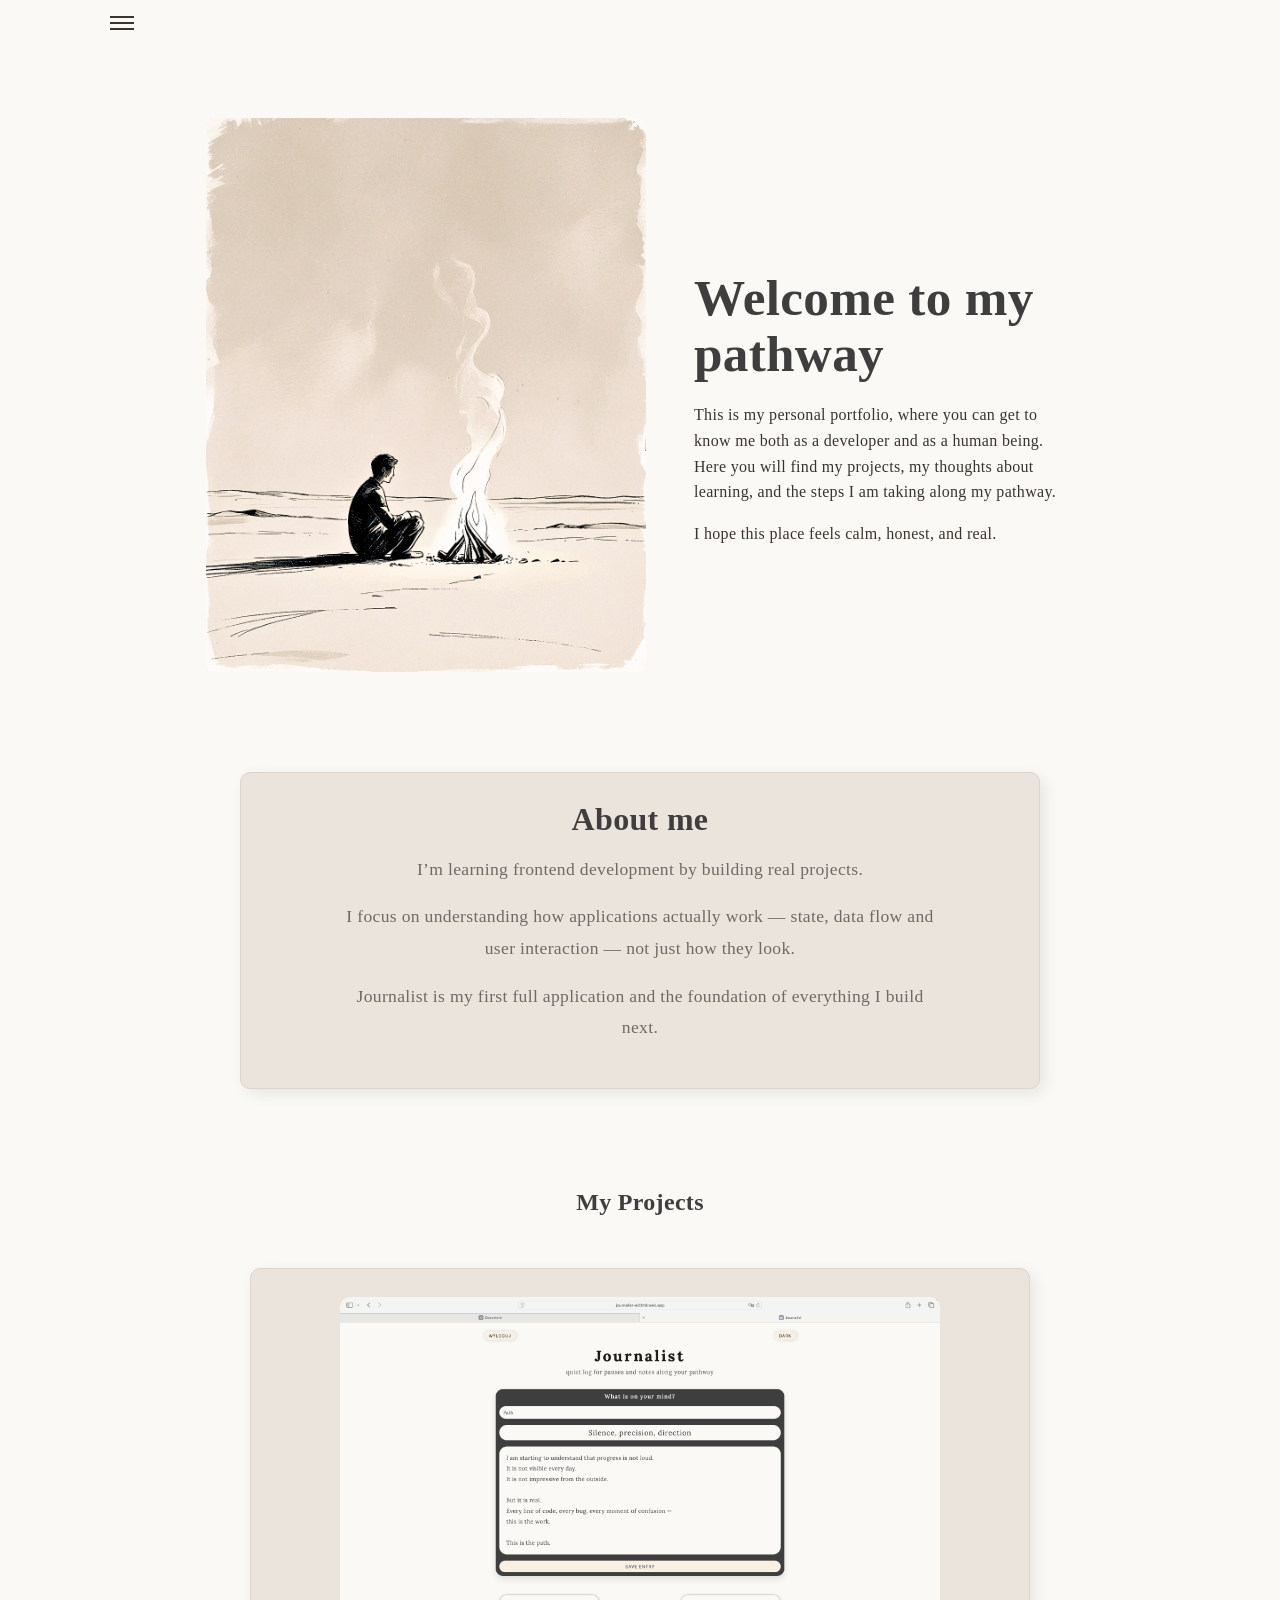
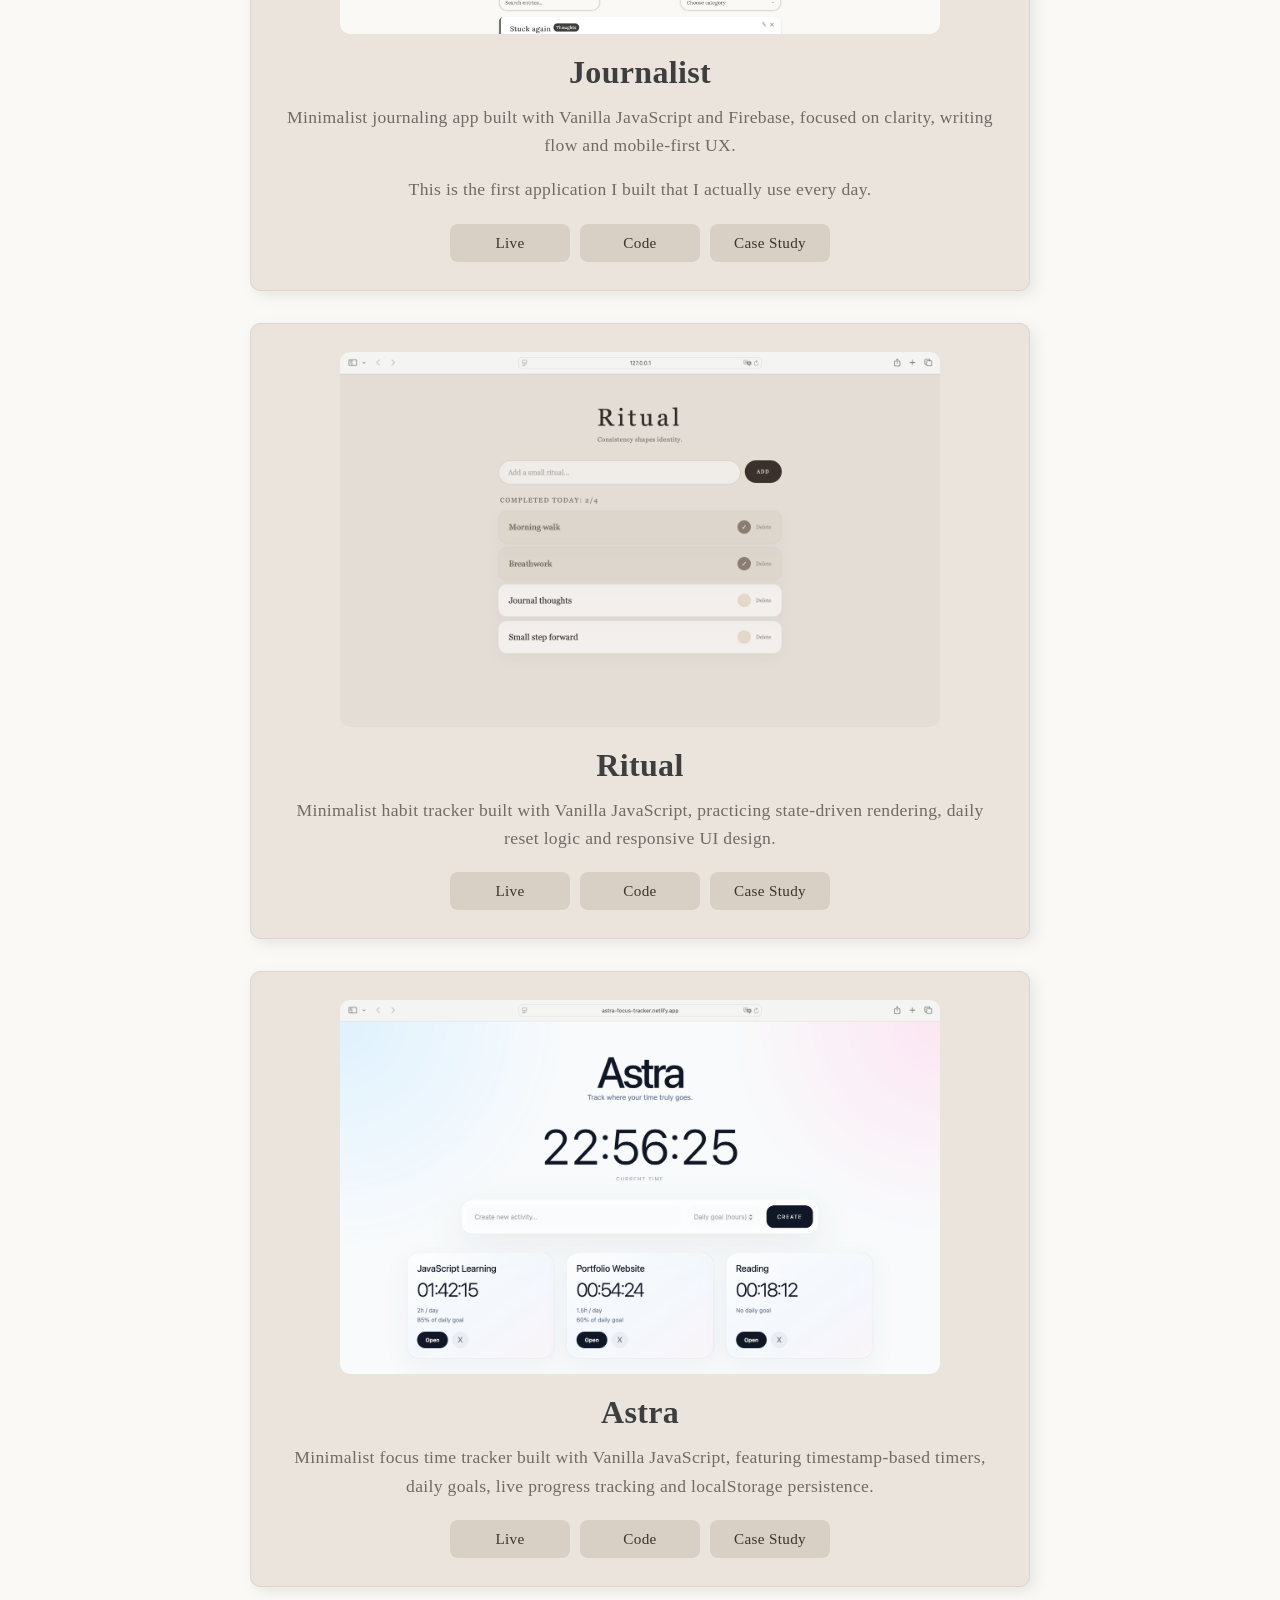
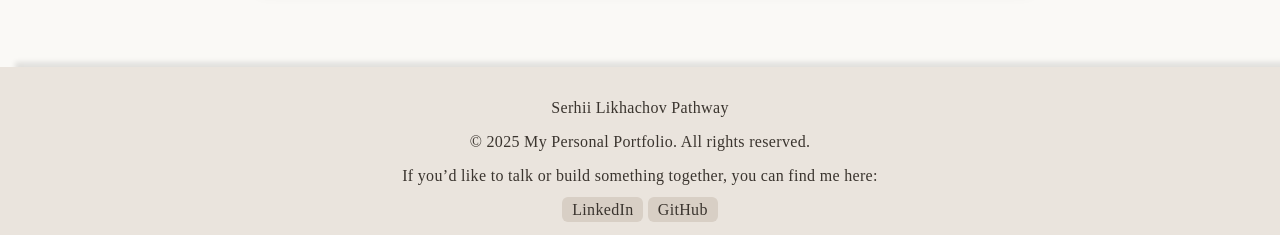
<file: index.html>
<!DOCTYPE html>
<html lang="en">
<head>
    <meta charset="UTF-8">
    <meta name="viewport" content="width=device-width, initial-scale=1.0">
    <title>Document</title>
    <link rel="stylesheet" href="style.css">
    <link rel="preconnect" href="https://fonts.googleapis.com">
<link rel="preconnect" href="https://fonts.gstatic.com" crossorigin>
<link href="https://fonts.googleapis.com/css2?family=Lora:ital,wght@0,400..700;1,400..700&display=swap" rel="stylesheet">
</head>
<body>


    <nav id="navbar">
       <div id="ham">
            <span></span>
            <span></span>
            <span></span>
       </div> 
       <div id="links">
            <a href="#Home">Home</a>
            <a href="#About">About me</a>
            <a href="#Projects">Projects</a>
            <a href="#Contact">Contact</a>
       </div>
    </nav>
    <section id="Home"> 
        <div id="hero_img"> <img id="imgHero" src="imgs/Photobetter.jpg" alt="A serene landscape with a pathway leading into the distance, symbolizing a journey.">
       </div>
       <div id="hero_texts">
            <h1 id="h1Hero">Welcome to my pathway</h1>
            <p id="p1Hero">This is my personal portfolio, where you can get to know me both as a developer and as a human being. Here you will find my projects, my thoughts about learning, and the steps I am taking along my pathway.</p>
            <p id="p2Hero">I hope this place feels calm, honest, and real.</p>
       </div>
    </section>
    <section id="About" class="about-section">
  <div class="container">
    <h2>About me</h2>

    <p>
      I’m learning frontend development by building real projects.
    </p>

    <p>
      I focus on understanding how applications actually work — state, data flow and user interaction — not just how they look.
    </p>

    <p>
      Journalist is my first full application and the foundation of everything I build next.
    </p>
  </div>
</section>
    <section id="Projects">
        <h2 id="Projects_H2">My Projects</h2>

       <div class="project-card">
          <a href="Journalist.html" class="project-preview-link">
             <img src="imgs/journalist-cover.png" alt="Journalist app preview" />
          </a>
        <h3>Journalist</h3>

        <p>
        Minimalist journaling app built with Vanilla JavaScript and Firebase, focused on clarity, writing flow and mobile-first UX.
        </p>

        <p class="project-note">
        This is the first application I built that I actually use every day.
        </p>

        
            <div class="project-card-links">
                <a href="https://journalist-e3348.web.app" target="_blank">Live</a>
                <a href="https://github.com/SergioAlivero-ww/Journalist-app" target="_blank">Code</a>
                <a href="Journalist.html">Case Study</a>
            </div>
            </div>
      <!-- 2 -->
            <div class="project-card">
          <a href="https://ritual-by-likhachov.netlify.app" class="project-preview-link ritual-preview-link">
             <img src="imgs/R2.png" alt="Ritual app preview" />
          </a>
        <h3>Ritual</h3>

        <p>
        Minimalist habit tracker built with Vanilla JavaScript, practicing state-driven rendering, daily reset logic and responsive UI design.        </p>

            <div class="project-card-links">
                <a href="https://ritual-by-likhachov.netlify.app" target="_blank">Live</a>
                <a href="https://github.com/SergioAlivero-ww/ritual-habit-tracker" target="_blank">Code</a>
                <a href="Ritual.html">Case Study</a>
            </div>
            </div>
      <!-- 3 -->

            <div class="project-card">
          <a href="https://astra-focus-tracker.netlify.app/" class="project-preview-link astra-preview-link">
             <img src="imgs/Astra1.png" alt="Astra app preview" />
          </a>
        <h3>Astra</h3>

        <p>
        Minimalist focus time tracker built with Vanilla JavaScript, featuring timestamp-based timers, daily goals, live progress tracking and localStorage persistence.        </p>

            <div class="project-card-links">
                <a href="https://astra-focus-tracker.netlify.app/" target="_blank">Live</a>
                <a href="https://github.com/SergioAlivero-ww/astra-focus-tracker" target="_blank">Code</a>
                <a href="Astra.html">Case Study</a>
            </div>
            </div>
                </section>


             <footer id="Contact">
  <p>Serhii Likhachov Pathway</p>
  <p>© 2025 My Personal Portfolio. All rights reserved.</p>

  <p class="footer-text">
    If you’d like to talk or build something together, you can find me here:
  </p>

  <div class="footer-links">
    <a class="footer-link" href="https://www.linkedin.com/in/serhiilikhachov/?skipRedirect=true">LinkedIn</a>
    <a class="footer-link" href="https://github.com/SergioAlivero-ww">GitHub</a>
  </div>
</footer>
</body>
    <script src="portfolio.js"></script>
</html>
</file>
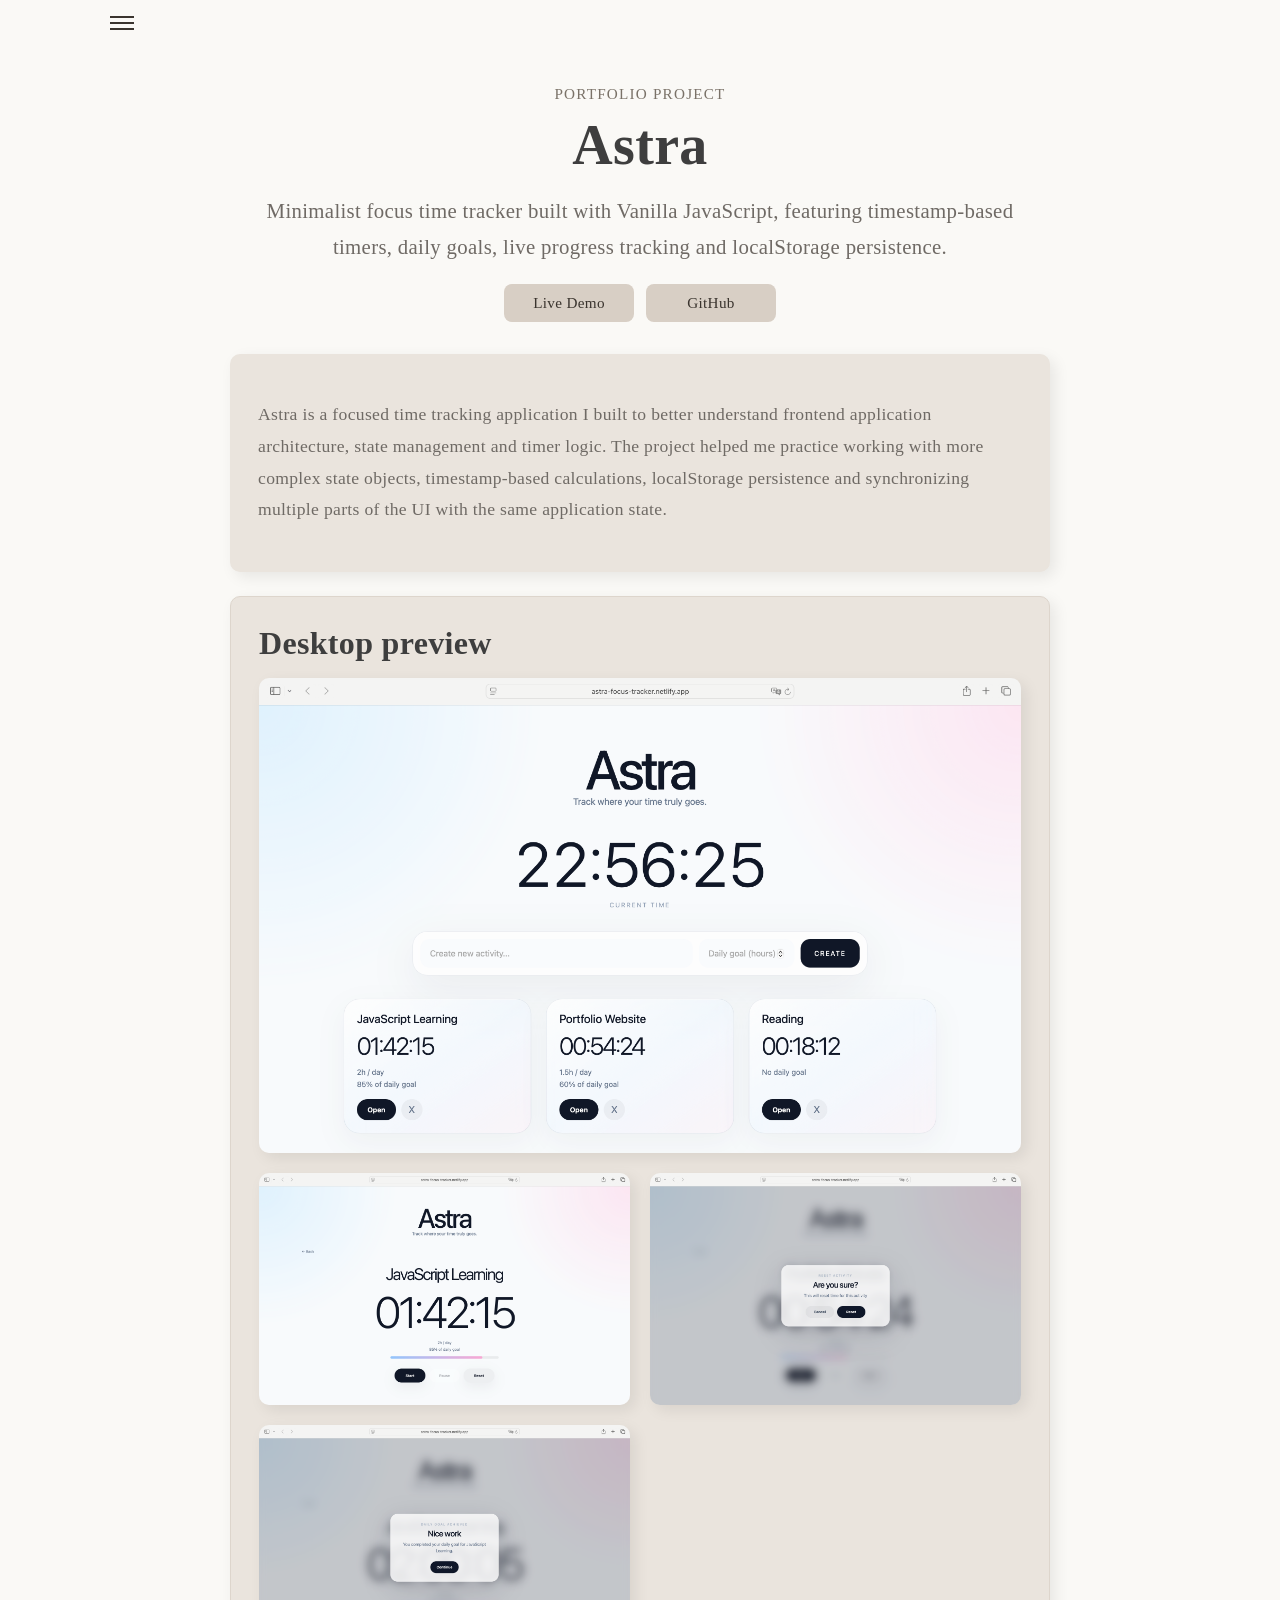
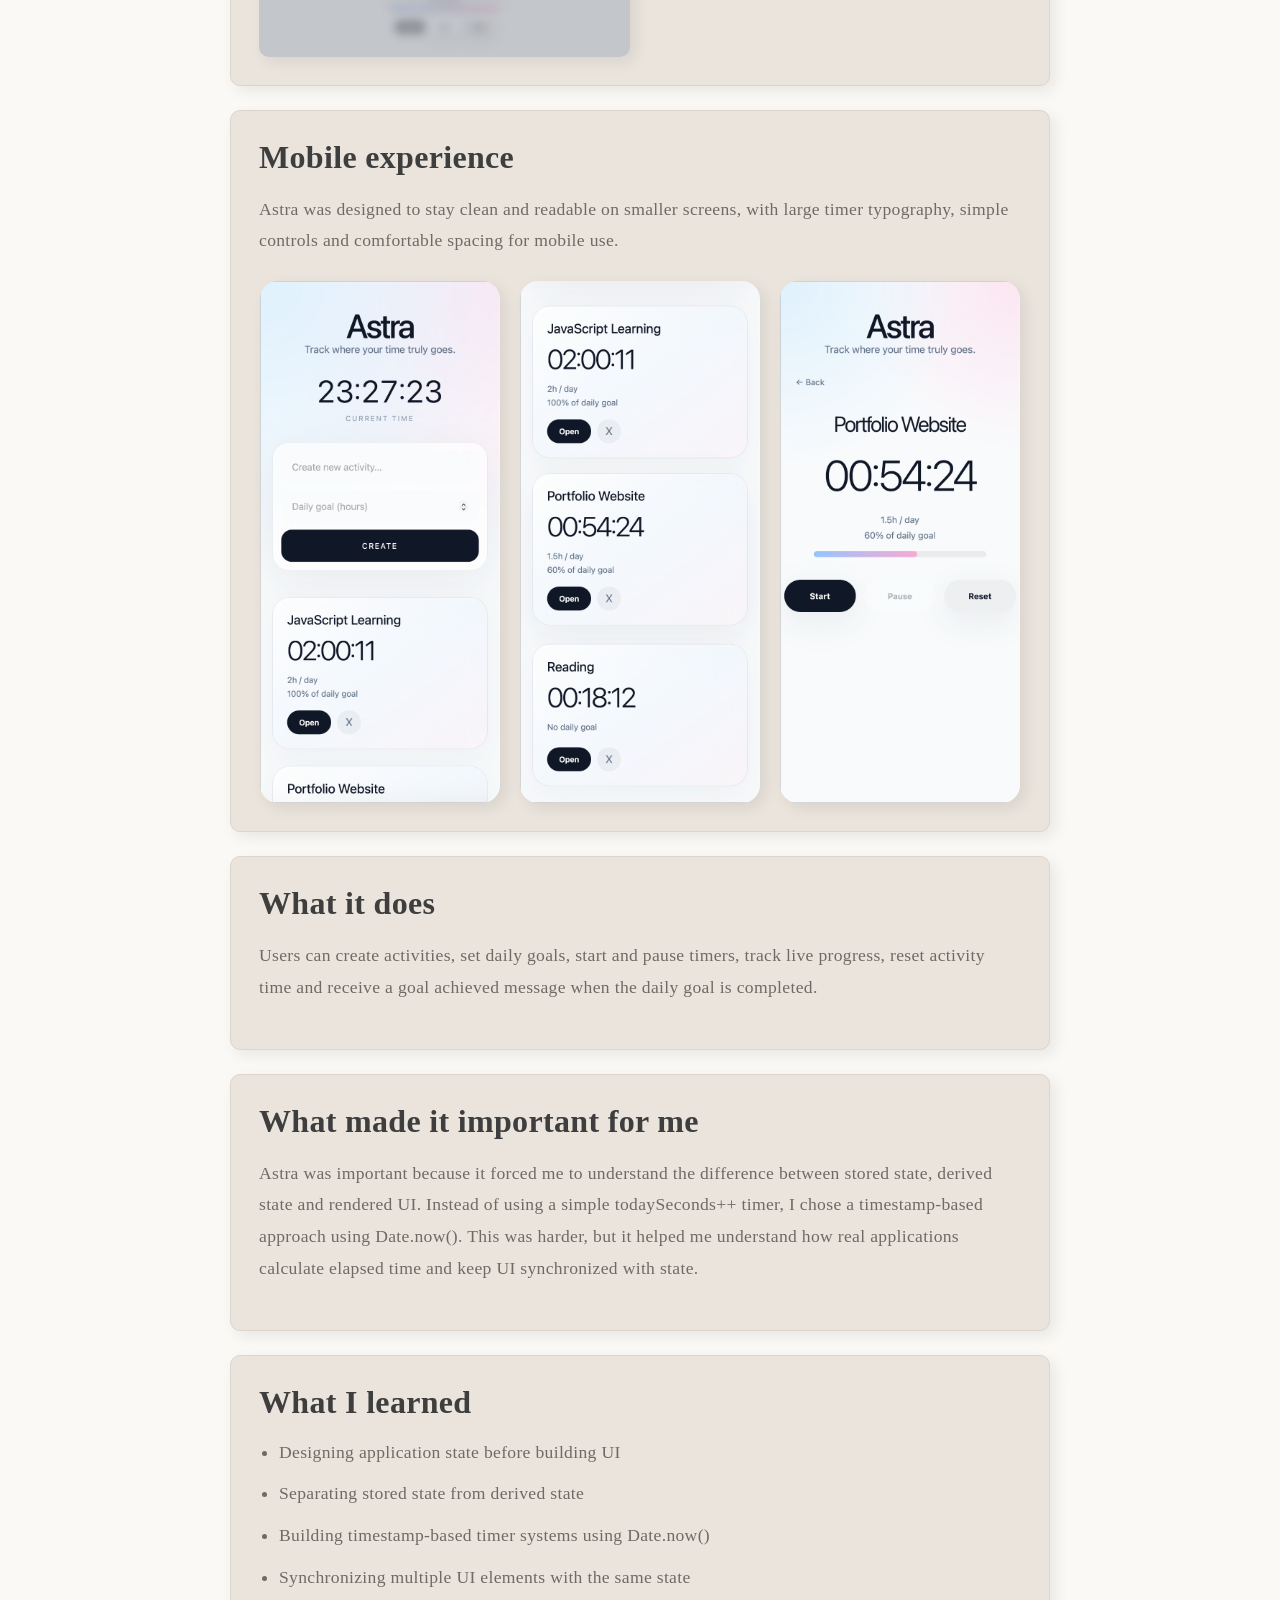
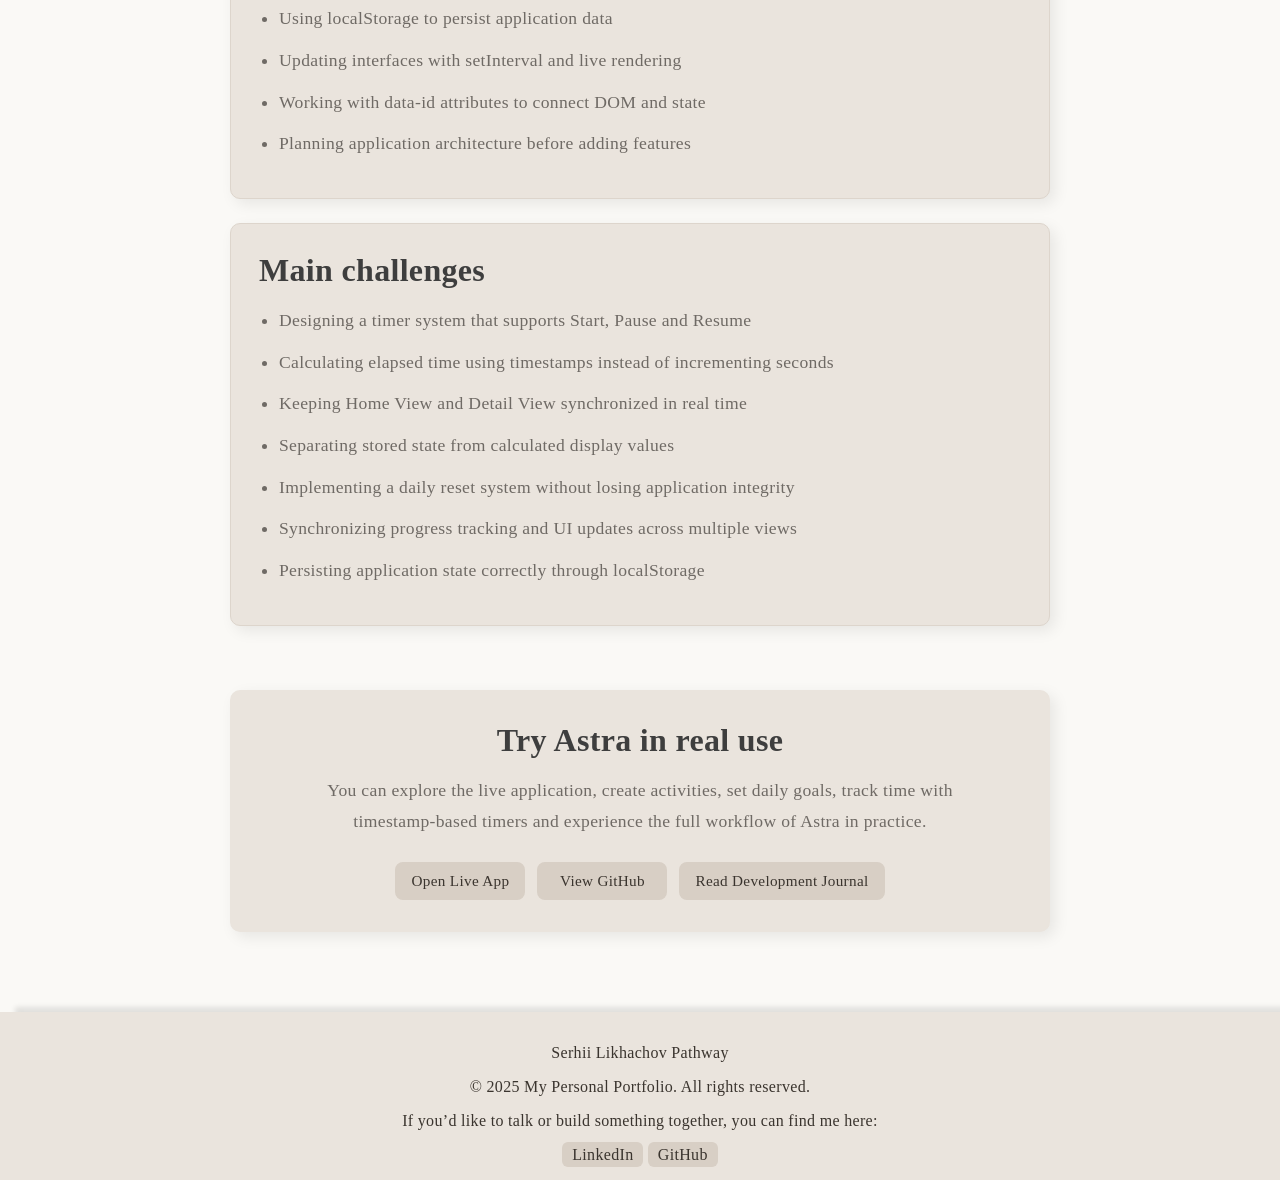
<file: Astra.html>
<!DOCTYPE html>
<html lang="en">
<head>
  <meta charset="UTF-8" />
  <meta name="viewport" content="width=device-width, initial-scale=1.0" />
  <title>Journalist | Project Page</title>
  <link rel="stylesheet" href="style.css" />
  <link rel="preconnect" href="https://fonts.googleapis.com">
  <link rel="preconnect" href="https://fonts.gstatic.com" crossorigin>
  <link href="https://fonts.googleapis.com/css2?family=Lora:ital,wght@0,400..700;1,400..700&display=swap" rel="stylesheet">
</head>
<body>

  <nav id="navbar">
    <div id="ham">
      <span></span>
      <span></span>
      <span></span>
    </div>
    <div id="links">
      <a href="index.html">Home</a>
      <a href="index.html#Projects">Projects</a>
      <a href="https://astra-focus-tracker.netlify.app/" target="_blank">Live</a>
      <a href="https://github.com/SergioAlivero-ww/astra-focus-tracker" target="_blank">GitHub</a>
    </div>
  </nav>

  <main id="journalist-page">
    <section class="journalist-hero">
      <p class="project-eyebrow">Portfolio Project</p>
      <h1>Astra</h1>
      <p class="journalist-lead">
        Minimalist focus time tracker built with Vanilla JavaScript, featuring timestamp-based timers, daily goals, live progress tracking and localStorage persistence.
      </p>

      <div class="project-links">
        <a href="https://astra-focus-tracker.netlify.app/" target="_blank">Live Demo</a>
        <a href="https://github.com/SergioAlivero-ww/astra-focus-tracker" target="_blank">GitHub</a>
      </div>
    </section>

    <section class="journalist-intro">
      <p>
        Astra is a focused time tracking application I built to better understand frontend application architecture, state management and timer logic.

        The project helped me practice working with more complex state objects, timestamp-based calculations, localStorage persistence and synchronizing multiple parts of the UI with the same application state.
      </p>
    </section>

    <section class="journalist-section">
  <h2>Desktop preview</h2>
  <div class="journalist-gallery">
    <img src="imgs/Astra1.png" alt="Astra" />
    <img src="imgs/Astra2.png" alt="Astra" />
    <img src="imgs/Astra3.png" alt="Astra" />
    <img src="imgs/Astra4.png" alt="Astra" />
    
  </div>
</section>

<section class="journalist-section">
  <h2>Mobile experience</h2>
  <p>
    Astra was designed to stay clean and readable on smaller screens, with large timer typography, simple controls and comfortable spacing for mobile use.
  </p>

  <div class="journalist-mobile-gallery">
    <img src="imgs/AstraPhone1.png" alt="Journalist mobile editor view" />
    <img src="imgs/AstraPhone2.png" alt="Journalist mobile detail view" />
    <img src="imgs/AstraPhone3.png" alt="Journalist mobile entries list" />
  </div>
</section>

    <section class="journalist-section">
      <h2>What it does</h2>
      <p>
        Users can create activities, set daily goals, start and pause timers, track live progress, reset activity time and receive a goal achieved message when the daily goal is completed.
      </p>
    </section>

    <section class="journalist-section">
      <h2>What made it important for me</h2>
      <p>
        Astra was important because it forced me to understand the difference between stored state, derived state and rendered UI.

        Instead of using a simple todaySeconds++ timer, I chose a timestamp-based approach using Date.now(). This was harder, but it helped me understand how real applications calculate elapsed time and keep UI synchronized with state.
      </p>
    </section>

    <section class="journalist-section">
    <h2>What I learned</h2>

    <ul class="journalist-list">
        <li>Designing application state before building UI</li>
        <li>Separating stored state from derived state</li>
        <li>Building timestamp-based timer systems using Date.now()</li>
        <li>Synchronizing multiple UI elements with the same state</li>
        <li>Using localStorage to persist application data</li>
        <li>Updating interfaces with setInterval and live rendering</li>
        <li>Working with data-id attributes to connect DOM and state</li>
        <li>Planning application architecture before adding features</li>
    </ul>
    </section>

    <section class="journalist-section">
    <h2>Main challenges</h2>

    <ul class="journalist-list">
        <li>Designing a timer system that supports Start, Pause and Resume</li>
        <li>Calculating elapsed time using timestamps instead of incrementing seconds</li>
        <li>Keeping Home View and Detail View synchronized in real time</li>
        <li>Separating stored state from calculated display values</li>
        <li>Implementing a daily reset system without losing application integrity</li>
        <li>Synchronizing progress tracking and UI updates across multiple views</li>
        <li>Persisting application state correctly through localStorage</li>
    </ul>
</section>
  </main>


<section class="journalist-final-cta">
    <h2>Try Astra in real use</h2>

    <p>
        You can explore the live application, create activities, set daily goals,
        track time with timestamp-based timers and experience the full workflow
        of Astra in practice.
    </p>

    <div class="project-links">
        <a href="https://astra-focus-tracker.netlify.app" target="_blank">
            Open Live App
        </a>

        <a href="https://github.com/SergioAlivero-ww/astra-focus-tracker" target="_blank">
            View GitHub
        </a>

        <a href="https://github.com/SergioAlivero-ww/astra-focus-tracker/blob/main/README.md" target="_blank">
            Read Development Journal
        </a>
    </div>
</section>


  <footer id="Contact">
  <p>Serhii Likhachov Pathway</p>
  <p>© 2025 My Personal Portfolio. All rights reserved.</p>

  <p class="footer-text">
    If you’d like to talk or build something together, you can find me here:
  </p>

  <div class="footer-links">
    <a class="footer-link" href="https://www.linkedin.com/in/serhiilikhachov/?skipRedirect=true">LinkedIn</a>
    <a class="footer-link" href="https://github.com/SergioAlivero-ww">GitHub</a>
  </div>
</footer>

  <script src="portfolio.js"></script>
</body>
</html>
</file>
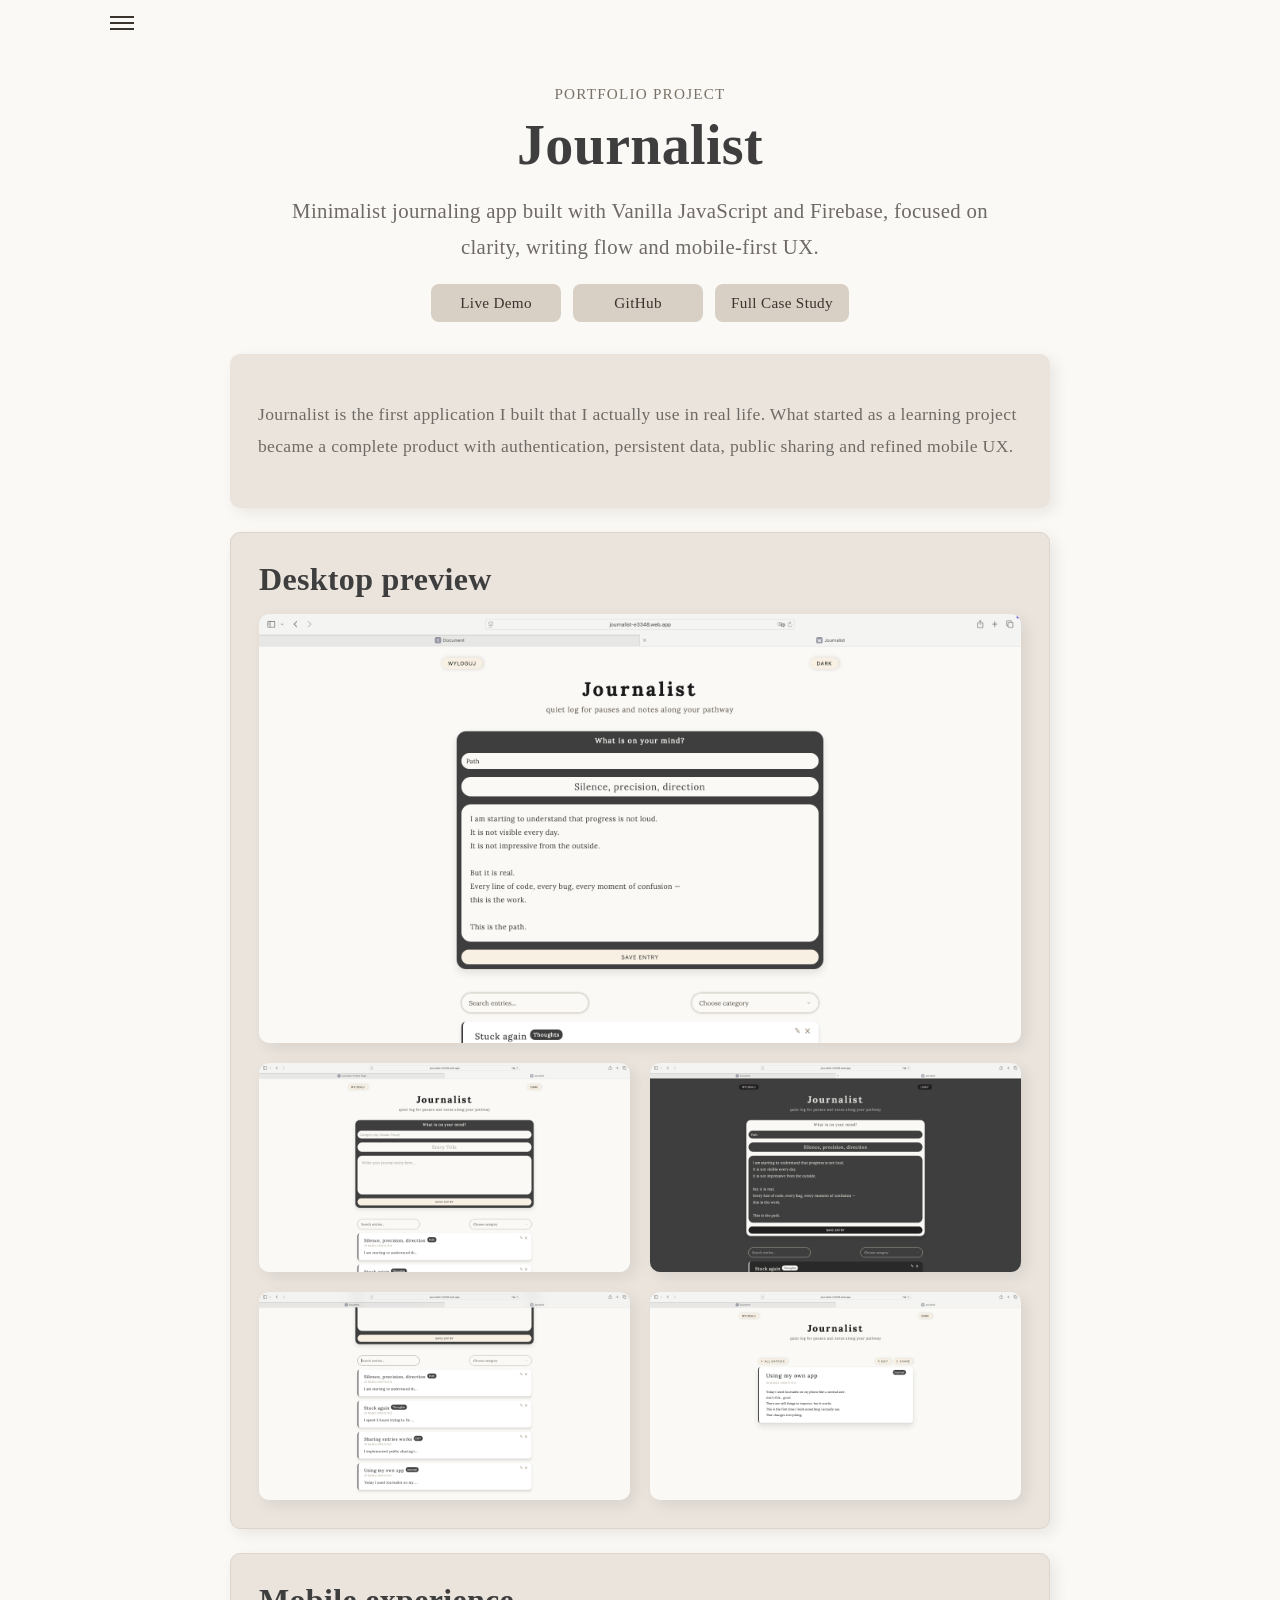
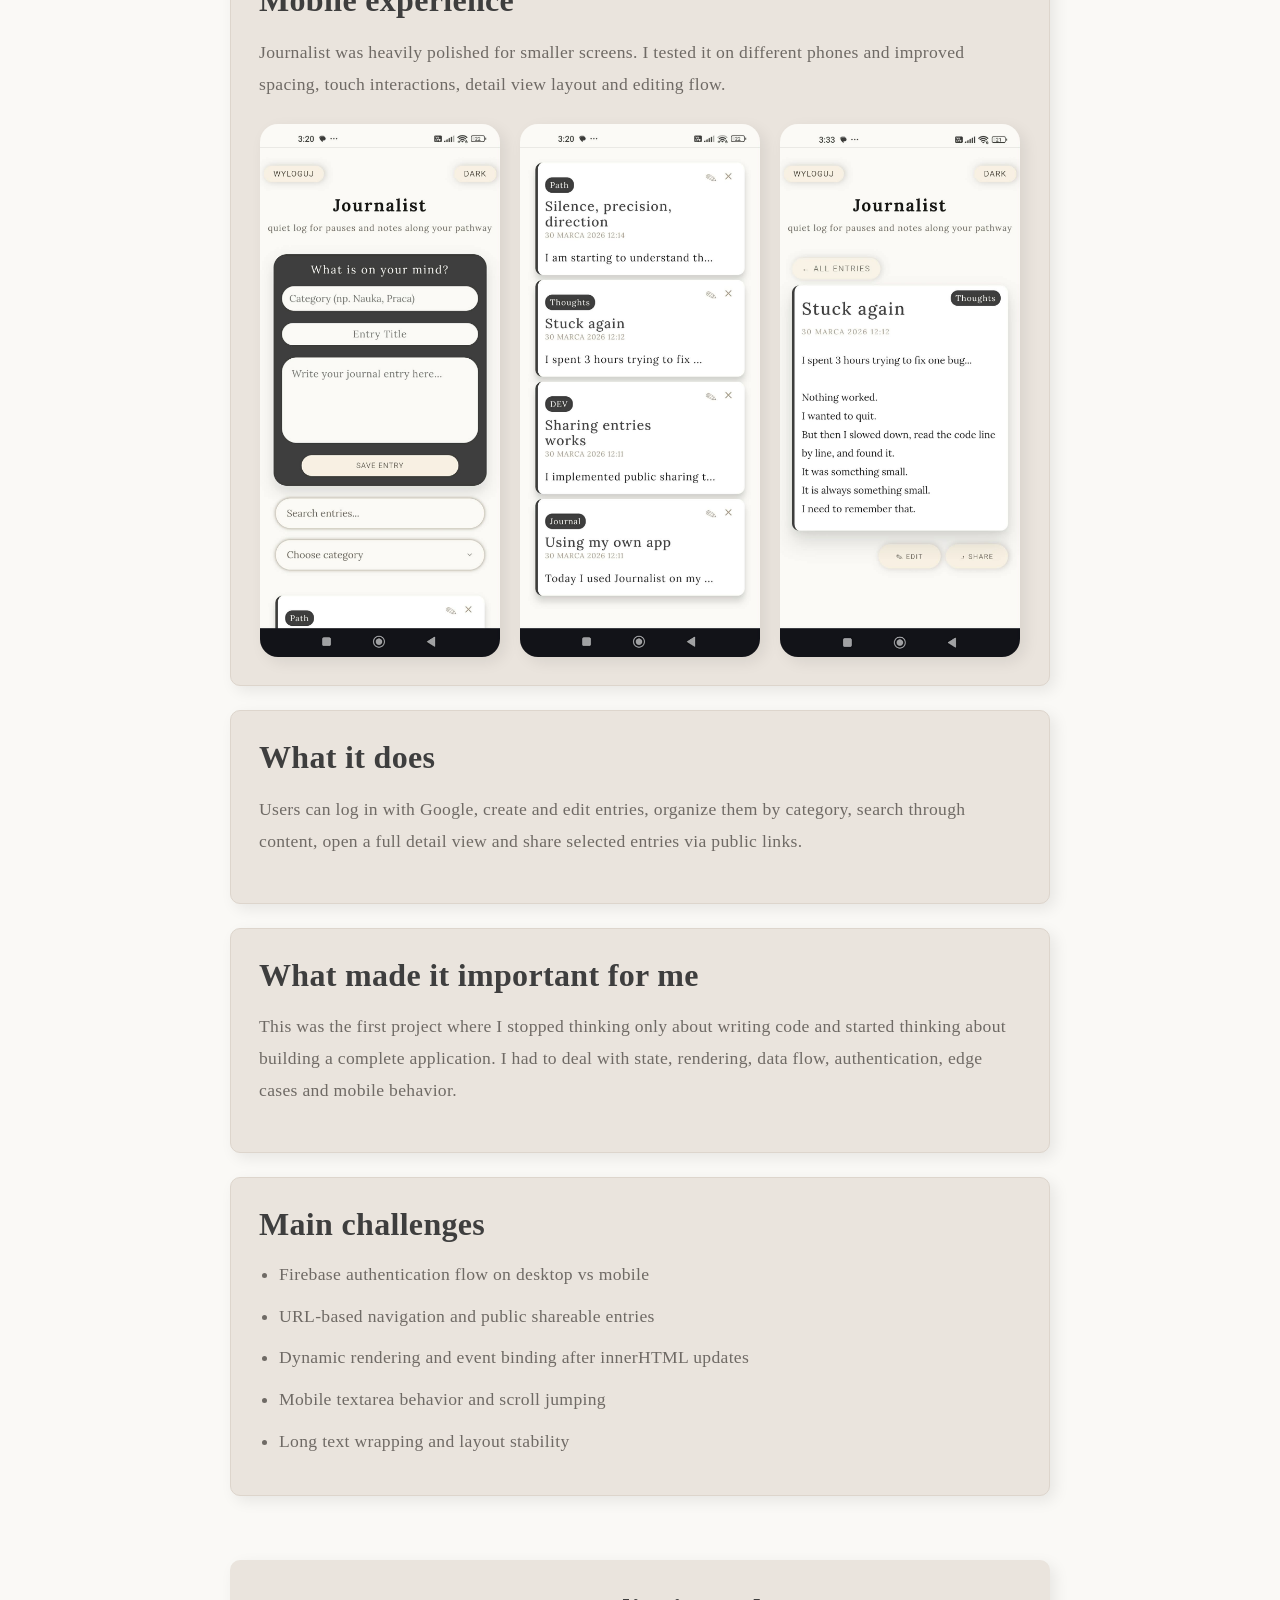
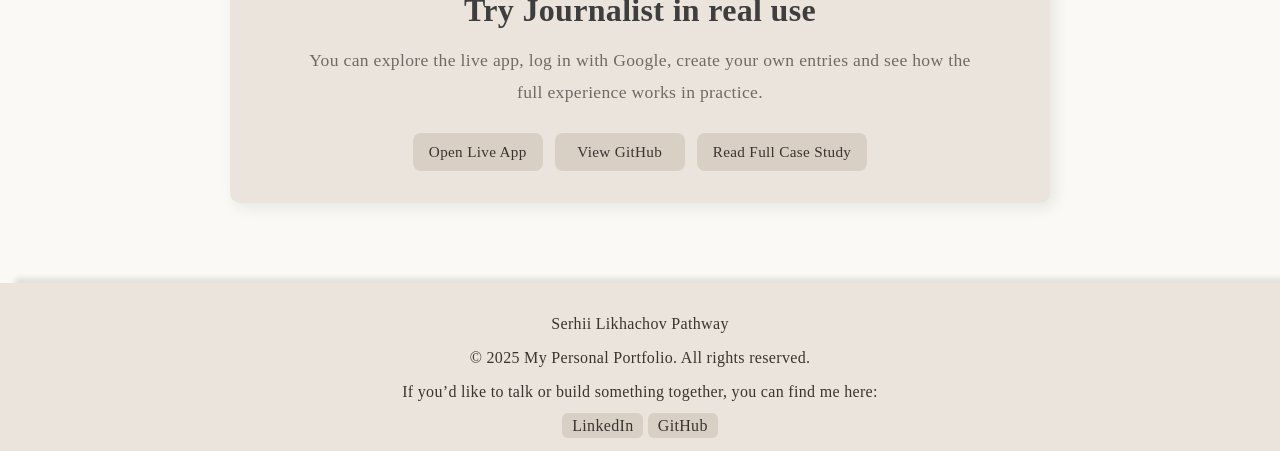
<file: Journalist.html>
<!DOCTYPE html>
<html lang="en">
<head>
  <meta charset="UTF-8" />
  <meta name="viewport" content="width=device-width, initial-scale=1.0" />
  <title>Journalist | Project Page</title>
  <link rel="stylesheet" href="style.css" />
  <link rel="preconnect" href="https://fonts.googleapis.com">
  <link rel="preconnect" href="https://fonts.gstatic.com" crossorigin>
  <link href="https://fonts.googleapis.com/css2?family=Lora:ital,wght@0,400..700;1,400..700&display=swap" rel="stylesheet">
</head>
<body>

  <nav id="navbar">
    <div id="ham">
      <span></span>
      <span></span>
      <span></span>
    </div>
    <div id="links">
      <a href="index.html">Home</a>
      <a href="index.html#Projects">Projects</a>
      <a href="https://journalist-e3348.web.app" target="_blank">Live</a>
      <a href="https://github.com/SergioAlivero-ww/Journalist-app" target="_blank">GitHub</a>
    </div>
  </nav>

  <main id="journalist-page">
    <section class="journalist-hero">
      <p class="project-eyebrow">Portfolio Project</p>
      <h1>Journalist</h1>
      <p class="journalist-lead">
        Minimalist journaling app built with Vanilla JavaScript and Firebase,
        focused on clarity, writing flow and mobile-first UX.
      </p>

      <div class="project-links">
        <a href="https://journalist-e3348.web.app" target="_blank">Live Demo</a>
        <a href="https://github.com/SergioAlivero-ww/Journalist-app" target="_blank">GitHub</a>
        <a href="https://github.com/SergioAlivero-ww/Journalist-app/blob/main/CASE_STUDY.md" target="_blank">Full Case Study</a>
      </div>
    </section>

    <section class="journalist-intro">
      <p>
        Journalist is the first application I built that I actually use in real life.
        What started as a learning project became a complete product with authentication,
        persistent data, public sharing and refined mobile UX.
      </p>
    </section>

    <section class="journalist-section">
  <h2>Desktop preview</h2>
  <div class="journalist-gallery">
    <img src="imgs/journalist-cover.png" alt="Journalist main editor view" />
    <img src="imgs/journalist-1.png" alt="Journalist light mode interface" />
    <img src="imgs/journalist-2.png" alt="Journalist dark mode interface" />
    <img src="imgs/journalist-3.png" alt="Journalist entries list view" />
    <img src="imgs/journalist-4.png" alt="Journalist detail view" />
  </div>
</section>

<section class="journalist-section">
  <h2>Mobile experience</h2>
  <p>
    Journalist was heavily polished for smaller screens. I tested it on different phones
    and improved spacing, touch interactions, detail view layout and editing flow.
  </p>

  <div class="journalist-mobile-gallery">
    <img src="imgs/mobile-1.jpg" alt="Journalist mobile editor view" />
    <img src="imgs/mobile-2.jpg" alt="Journalist mobile detail view" />
    <img src="imgs/mobile-3.jpg" alt="Journalist mobile entries list" />
  </div>
</section>

    <section class="journalist-section">
      <h2>What it does</h2>
      <p>
        Users can log in with Google, create and edit entries, organize them by category,
        search through content, open a full detail view and share selected entries via public links.
      </p>
    </section>

    <section class="journalist-section">
      <h2>What made it important for me</h2>
      <p>
        This was the first project where I stopped thinking only about writing code
        and started thinking about building a complete application.
        I had to deal with state, rendering, data flow, authentication, edge cases and mobile behavior.
      </p>
    </section>

    <section class="journalist-section">
      <h2>Main challenges</h2>
      <ul class="journalist-list">
        <li>Firebase authentication flow on desktop vs mobile</li>
        <li>URL-based navigation and public shareable entries</li>
        <li>Dynamic rendering and event binding after innerHTML updates</li>
        <li>Mobile textarea behavior and scroll jumping</li>
        <li>Long text wrapping and layout stability</li>
      </ul>
    </section>
  </main>


  <section class="journalist-final-cta">
  <h2>Try Journalist in real use</h2>
  <p>
    You can explore the live app, log in with Google, create your own entries
    and see how the full experience works in practice.
  </p>

  <div class="project-links">
    <a href="https://journalist-e3348.web.app" target="_blank">Open Live App</a>
    <a href="https://github.com/SergioAlivero-ww/Journalist-app" target="_blank">View GitHub</a>
    <a href="https://github.com/SergioAlivero-ww/Journalist-app/blob/main/CASE_STUDY.md" target="_blank">Read Full Case Study</a>
  </div>
</section>


  <footer id="Contact">
  <p>Serhii Likhachov Pathway</p>
  <p>© 2025 My Personal Portfolio. All rights reserved.</p>

  <p class="footer-text">
    If you’d like to talk or build something together, you can find me here:
  </p>

  <div class="footer-links">
    <a class="footer-link" href="https://www.linkedin.com/in/serhiilikhachov/?skipRedirect=true">LinkedIn</a>
    <a class="footer-link" href="https://github.com/SergioAlivero-ww">GitHub</a>
  </div>
</footer>

  <script src="portfolio.js"></script>
</body>
</html>
</file>
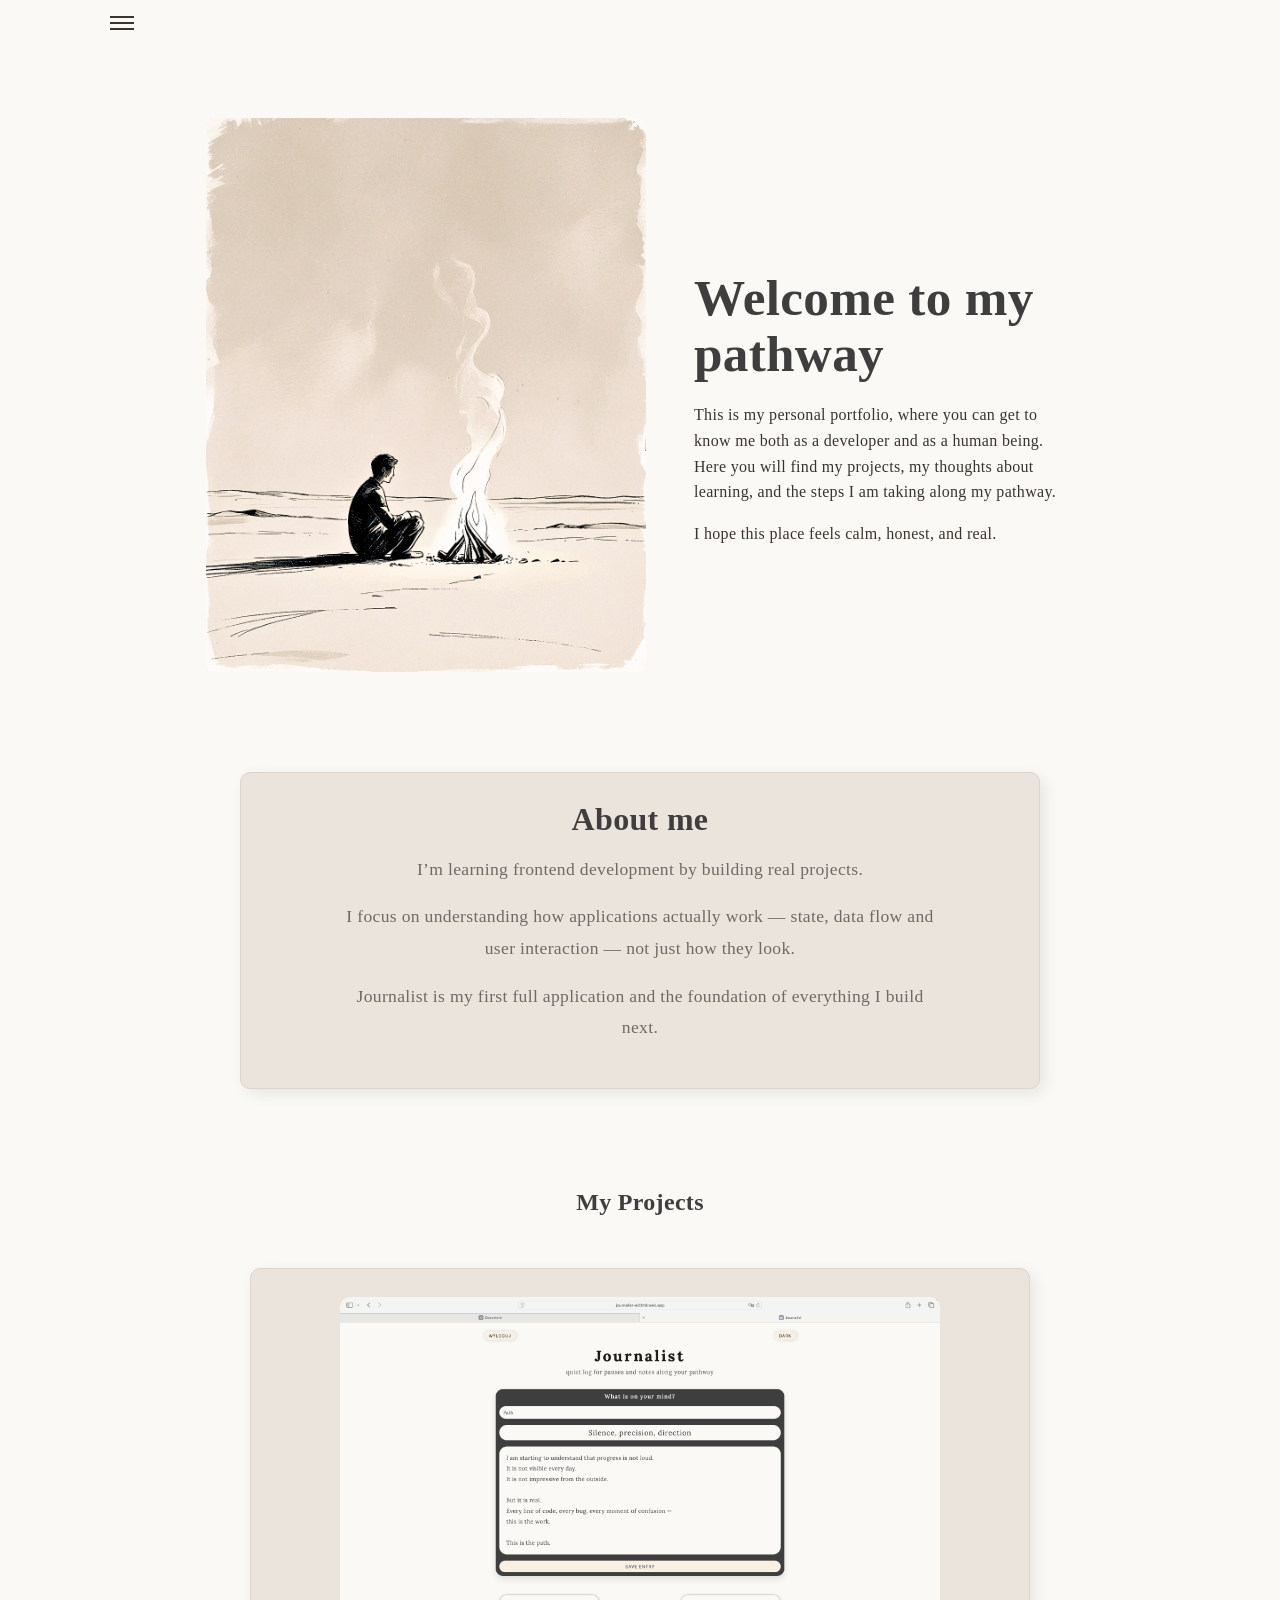
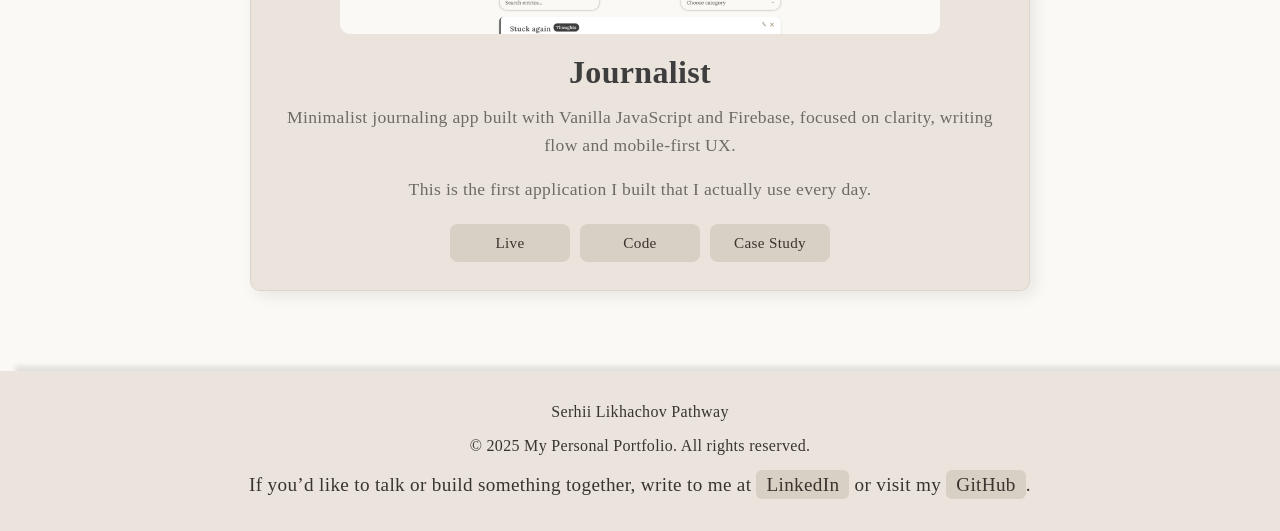
<file: One-page.html>
<!DOCTYPE html>
<html lang="en">
<head>
    <meta charset="UTF-8">
    <meta name="viewport" content="width=device-width, initial-scale=1.0">
    <title>Document</title>
    <link rel="stylesheet" href="style.css">
    <link rel="preconnect" href="https://fonts.googleapis.com">
<link rel="preconnect" href="https://fonts.gstatic.com" crossorigin>
<link href="https://fonts.googleapis.com/css2?family=Lora:ital,wght@0,400..700;1,400..700&display=swap" rel="stylesheet">
</head>
<body>


    <nav id="navbar">
       <div id="ham">
            <span></span>
            <span></span>
            <span></span>
       </div> 
       <div id="links">
            <a href="#Home">Home</a>
            <a href="#About">About me</a>
            <a href="#Projects">Projects</a>
            <a href="#Contact">Contact</a>
       </div>
    </nav>
    <section id="Home"> 
        <div id="hero_img"> <img id="imgHero" src="imgs/Photobetter.jpg" alt="A serene landscape with a pathway leading into the distance, symbolizing a journey.">
       </div>
       <div id="hero_texts">
            <h1 id="h1Hero">Welcome to my pathway</h1>
            <p id="p1Hero">This is my personal portfolio, where you can get to know me both as a developer and as a human being. Here you will find my projects, my thoughts about learning, and the steps I am taking along my pathway.</p>
            <p id="p2Hero">I hope this place feels calm, honest, and real.</p>
       </div>
    </section>
    <section id="About" class="about-section">
  <div class="container">
    <h2>About me</h2>

    <p>
      I’m learning frontend development by building real projects.
    </p>

    <p>
      I focus on understanding how applications actually work — state, data flow and user interaction — not just how they look.
    </p>

    <p>
      Journalist is my first full application and the foundation of everything I build next.
    </p>
  </div>
</section>
    <section id="Projects">
        <h2 id="Projects_H2">My Projects</h2>

       <div class="project-card">
          <a href="Journalist.html" class="project-preview-link">
             <img src="imgs/journalist-cover.png" alt="Journalist app preview" />
          </a>
        <h3>Journalist</h3>

        <p>
        Minimalist journaling app built with Vanilla JavaScript and Firebase, focused on clarity, writing flow and mobile-first UX.
        </p>

        <p class="project-note">
        This is the first application I built that I actually use every day.
        </p>

            <div class="project-card-links">
                <a href="https://journalist-e3348.web.app" target="_blank">Live</a>
                <a href="https://github.com/SergioAlivero-ww/Journalist-app" target="_blank">Code</a>
                <a href="Journalist.html">Case Study</a>
            </div>
            </div>
                </section>
                <footer id="Contact">
                    <div id="footer_content">
                        <p>Serhii Likhachov Pathway</p>
                        <p>© 2025 My Personal Portfolio. All rights reserved.</p> 
                        <p class="contact">If you’d like to talk or build something together, write to me at <a href="https://www.linkedin.com/in/serhiilikhachov/" class="footer-link">LinkedIn</a> or visit my <a href="https://github.com/SergioAlivero-ww" class="footer-link">GitHub</a>.</p>
        </div>
    </footer>
</body>
    <script src="portfolio.js"></script>
</html>
</file>
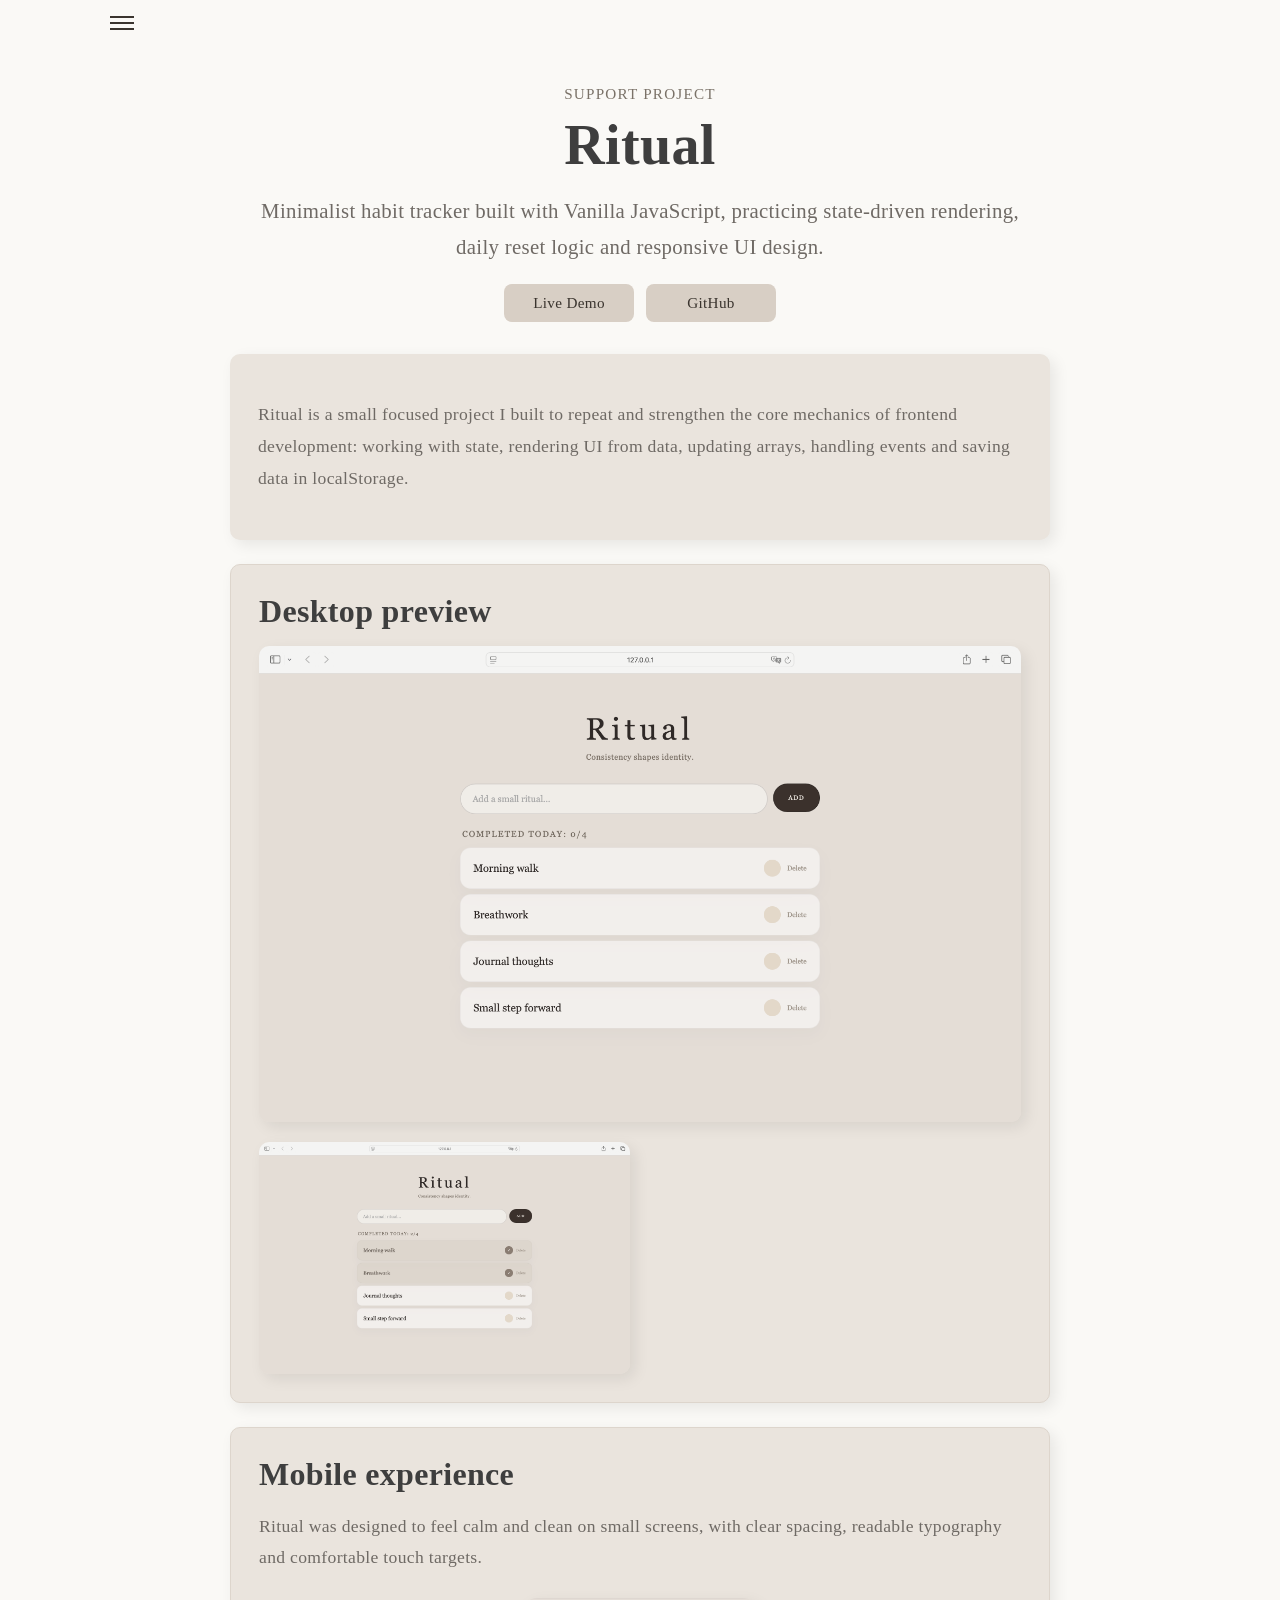
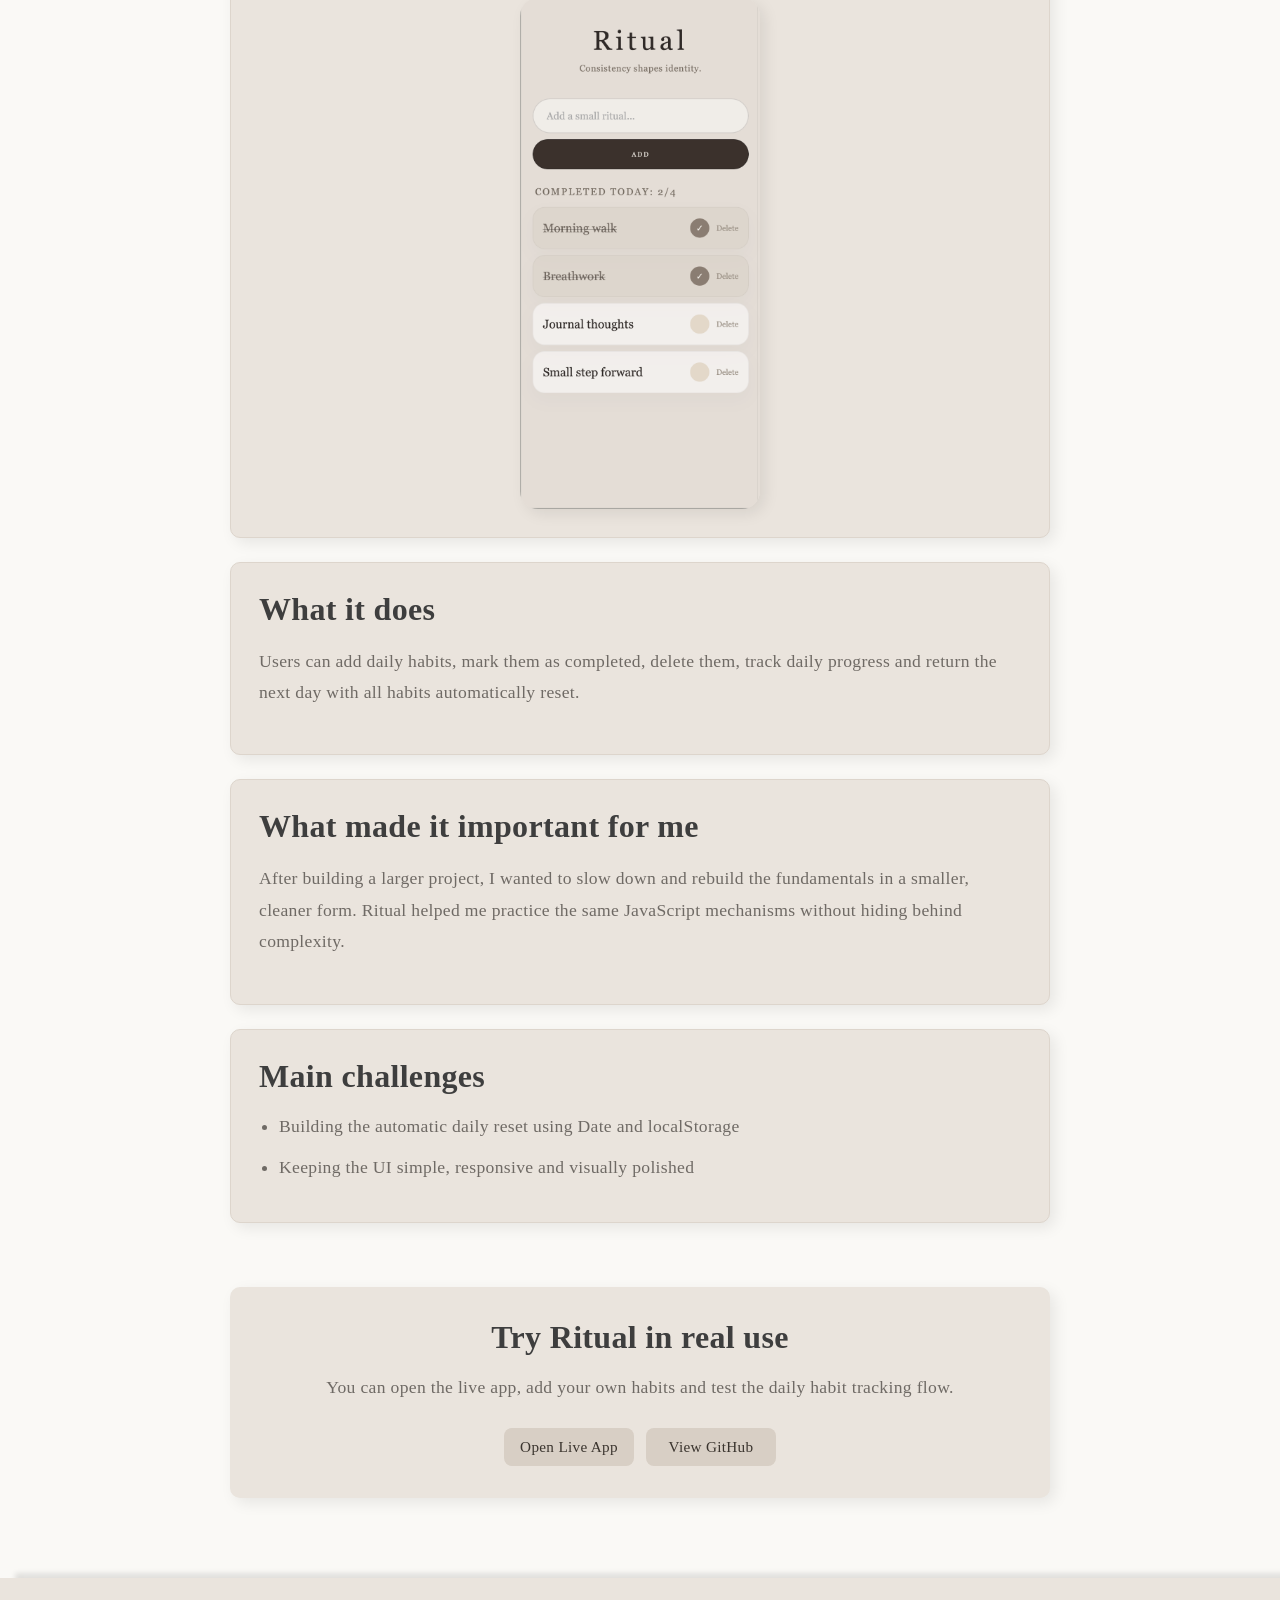
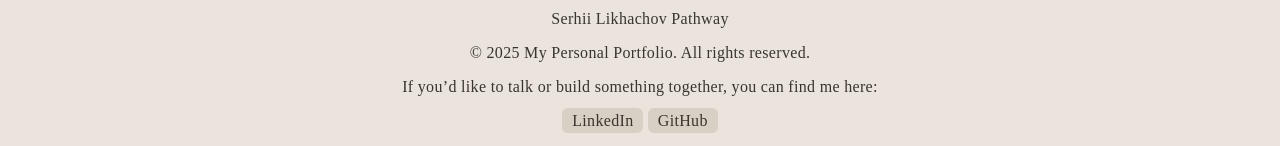
<file: Ritual.html>
<!DOCTYPE html>
<html lang="en">
<head>
  <meta charset="UTF-8" />
  <meta name="viewport" content="width=device-width, initial-scale=1.0" />
  <title>Ritual | Project page</title>
  <link rel="stylesheet" href="style.css" />
  <link rel="preconnect" href="https://fonts.googleapis.com">
  <link rel="preconnect" href="https://fonts.gstatic.com" crossorigin>
  <link href="https://fonts.googleapis.com/css2?family=Lora:ital,wght@0,400..700;1,400..700&display=swap" rel="stylesheet">
</head>
<body>

  <nav id="navbar">
    <div id="ham">
      <span></span>
      <span></span>
      <span></span>
    </div>
    <div id="links">
      <a href="index.html">Home</a>
      <a href="index.html#Projects">Projects</a>
      <a href="https://ritual-by-likhachov.netlify.app" target="_blank">Live</a>
      <a href="https://github.com/SergioAlivero-ww/ritual-habit-tracker" target="_blank">GitHub</a>
    </div>
  </nav>

  <main id="journalist-page">
    <section class="journalist-hero">
      <p class="project-eyebrow">Support project</p>
      <h1>Ritual</h1>
      <p class="journalist-lead">
        Minimalist habit tracker built with Vanilla JavaScript, practicing state-driven rendering,
        daily reset logic and responsive UI design.
      </p>

      <div class="project-links">
        <a href="https://ritual-by-likhachov.netlify.app" target="_blank">Live Demo</a>
        <a href="https://github.com/SergioAlivero-ww/ritual-habit-tracker" target="_blank">GitHub</a>
        
      </div>
    </section>

    <section class="journalist-intro">
      <p>
        Ritual is a small focused project I built to repeat and strengthen the core mechanics
        of frontend development: working with state, rendering UI from data, updating arrays,
        handling events and saving data in localStorage.
      </p>
    </section>

    <section class="journalist-section">
  <h2>Desktop preview</h2>
    <div class="journalist-gallery">
    <img src="imgs/R1.png" alt="Ritual desktop interface" />
    <img src="imgs/R2.png" alt="Ritual completed habits state" />
  </div>
</section>

<section class="journalist-section">
  <h2>Mobile experience</h2>
  <p>
    Ritual was designed to feel calm and clean on small screens, with clear spacing,
    readable typography and comfortable touch targets.
  </p>

  <div class="journalist-mobile-gallery">
     <img src="imgs/R3phone.png" alt="Ritual mobile interface" />
    
  </div>
</section>

    <section class="journalist-section">
      <h2>What it does</h2>
      <p>
        Users can add daily habits, mark them as completed, delete them, track daily progress
    and return the next day with all habits automatically reset.
      </p>
    </section>

    <section class="journalist-section">
      <h2>What made it important for me</h2>
      <p>
        After building a larger project, I wanted to slow down and rebuild the fundamentals
    in a smaller, cleaner form. Ritual helped me practice the same JavaScript mechanisms
    without hiding behind complexity.
      </p>
    </section>

    <section class="journalist-section">
      <h2>Main challenges</h2>
      <ul class="journalist-list">
    <li>Building the automatic daily reset using Date and localStorage</li>
    <li>Keeping the UI simple, responsive and visually polished</li>
      </ul>
    </section>
  </main>


  <section class="journalist-final-cta">
  <h2>Try Ritual in real use</h2>
  <p>
    You can open the live app, add your own habits and test the daily habit tracking flow.

  </p>

  <div class="project-links">
    <a href="https://ritual-by-likhachov.netlify.app" target="_blank">Open Live App</a>
    <a href="https://github.com/SergioAlivero-ww/ritual-habit-tracker" target="_blank">View GitHub</a>
  </div>
</section>


  <footer id="Contact">
  <p>Serhii Likhachov Pathway</p>
  <p>© 2025 My Personal Portfolio. All rights reserved.</p>

  <p class="footer-text">
    If you’d like to talk or build something together, you can find me here:
  </p>

  <div class="footer-links">
    <a class="footer-link" href="https://www.linkedin.com/in/serhiilikhachov/?skipRedirect=true">LinkedIn</a>
    <a class="footer-link" href="https://github.com/SergioAlivero-ww">GitHub</a>
  </div>
</footer>

  <script src="portfolio.js"></script>
</body>
</html>
</file>
<file: style.css>
html {
  scroll-behavior: smooth;
}

* {
  box-sizing: border-box;
}

html, body {
  overflow-x: hidden;
}

:root {
  --bg-main: #F4F1ED;        /* tło strony */
  --bg-card: #EAE4DD;        /* karty */
  --bg-dark: #2F2F2F;        /* dark mode / elementy */
  
  --text-main: #3a342e;;      /* główny tekst */
  --text-muted: #6F6A65;     /* mniej ważny */
  --text-heading: #3e3e3e;   /* nagłówki */

  --accent-soft: #D8CFC5;    /* hover / button */
  --accent-strong: #BFAE9F;  /* aktywny */
  
  --border-soft: #DDD5CC;    /* delikatne linie */
}


#navbar {
  position: relative;
  display: flex;
  align-items: center;
  justify-content: flex-start;
  width: 100%;
  max-width: 1100px;
  margin: 0 auto;
  padding: 16px 20px;
  box-sizing: border-box;
}

#ham {
  display: flex;
  flex-direction: column;
  gap: 4px;
  cursor: pointer;
  z-index: 20;
}

#ham span {
  width: 24px;
  height: 2px;
  background-color: var(--text-main);
}

#links {
  display: none;
}

#links a {
  position: relative;
  display: inline-block;
  text-decoration: none;
  color: var(--text-heading);
  font-size: 1.1rem;
  padding: 4px 8px;
}

#links a::after {
  content: "";
  position: absolute;
  left: 0;
  bottom: -2px;
  width: 0%;
  height: 1px;
  background-color: var(--text-heading);
  transition: width 0.25s ease;
}

#links.open {
  position: absolute;
  top: 12px;
  left: 50%;
  transform: translateX(-50%);
  display: flex;
  flex-direction: row;
  align-items: center;
  justify-content: center;
  gap: 28px;
  white-space: nowrap;
}
#links a:hover::after {
  width: 100%;
}

body {
  font-family: 'Georgia';
  margin: 0;
  padding: 0;
  background-color:#FAF9F6;
  color: var(--text-main);
  letter-spacing: 0.02em;
}

h1, h2, h3 {
  font-weight: 600;
}

#Home {
  display: flex; 
  align-items: center;
  justify-content: center;
  gap: 48px;
  width: 90%;
  max-width: 1050px;
  margin: 0 auto;
  padding: 72px 0 100px 0;
  box-sizing: border-box;
}

#hero_texts {
  width: 380px;
  flex: 0 0 380px;
  max-width: 380px;
  margin-left: 0;
}

#h1Hero {
  font-size: 3.2rem;
  line-height: 1.1;
  margin-bottom: 20px;
}

#hero_texts p {
  width: 100%;
  line-height: 1.6;
  margin: 0 0 16px 0;
 
}

#hero_img {
  width: 440px;
  flex: 0 0 440px;
  display: flex;
  justify-content: center;
  align-items: center;
}

#imgHero {
  width: 100%;
  max-width: 440px;
  height: auto;
  display: block;
  border-radius: 8px;
}


/* =============
    ABOUT ME
=============== */

.about-section {
  width: 90%;
  max-width: 800px;
  margin: 0 auto 80px auto;
  background-color: var(--bg-card);
  padding: 28px;
  border-radius: 10px;
  box-shadow: 5px 5px 15px rgba(0, 0, 0, 0.08);
  border: 1px solid var(--border-soft);
  text-align: center;
}

.about-section h2 {
  margin-top: 0;
  margin-bottom: 16px;
  font-size: 2rem;
}
.about-section p {
  font-size: 1.1rem;
  line-height: 1.8;
  color: var(--text-muted);
  max-width: 600px;
  margin: 0 auto 16px;
}

/* ==============
   PROJECT SECTION
 ===============*/


#Projects {
  width: 90%;
  max-width: 1200px;
  margin: 40px auto 80px auto;
  display: flex;
  flex-direction: column;
  gap: 32px;
  align-items: center;
}

.project-card {
  width: 100%;
  max-width: 780px;
  background-color: var(--bg-card);
  padding: 28px;
  border-radius: 10px;
  box-shadow: 5px 5px 15px rgba(0, 0, 0, 0.08);
  box-sizing: border-box;
}

.project-card {
  border: 1px solid var(--border-soft);
}

.project-card {
  text-align: center;
}

.project-card img {
  width: 100%;
  max-width: 600px;
  margin: 0 auto 20px auto;
  display: block;
  border-radius: 10px;
}

.project-card h3 {
  font-size: 2rem;
  margin: 0 0 12px 0;
  color: var( --text-main);
}

.project-card p {
  font-size: 1.1rem;
  line-height: 1.6;
  color: var(--text-muted);
  margin: 0 0 16px 0;
}

.project-card-links {
  display: flex;
  gap: 10px;
  flex-wrap: wrap;
  margin-top: 20px;
  justify-content: center;
}

.project-card-links a {
  display: inline-flex;
  align-items: center;
  justify-content: center;
  min-width: 120px;
  padding: 10px 16px;
  border-radius: 8px;
  background: var(--accent-soft);
  color: var(--text-main);
  text-decoration: none;
  font-size: 0.95rem;
}

.project-card-links a {
  transition: all 0.2s ease;
}

.project-card-links a:hover {
  transform: translateY(-2px);
  background: var(--accent-strong);
}

.project-links a {
  display: inline-flex;
  align-items: center;
  justify-content: center;
  min-width: 130px;
  background: var(--accent-soft);
  padding: 10px 16px;
  border-radius: 8px;
  font-size: 0.95rem;
  color: var(--text-main);
  text-decoration: none;
}

.journalist-section {
  border: 1px solid var(--border-soft);
}

.project-links a:hover {
  background: var(--accent-strong);
  transform: translateY(-2px);
}
.project-links a {
  transition: all 0.2s ease;
}
.project-links {
  display: flex;
  gap: 12px;
  justify-content: center;
  align-items: center;
  flex-wrap: wrap;
  margin-top: 20px;
}

.project-note {
  font-size: 1rem;
  line-height: 1.6;
  color: var(--text-muted);
  margin: 0 0 16px 0;
}

.journalist-mobile-gallery {
  display: flex;
  gap: 20px;
  justify-content: center;
  flex-wrap: wrap;
  margin-top: 24px;
}

.journalist-mobile-gallery img {
  width: 240px;
  max-width: 100%;
  display: block;
  border-radius: 18px;
  box-shadow: 5px 5px 15px rgba(0, 0, 0, 0.08);
}



/* ===============
  LAST CTA
================ */


.journalist-final-cta {
  width: 100%;
  max-width: 820px;
  margin: 0 auto 80px auto;
  background-color: var(--bg-card);
  padding: 32px 28px;
  border-radius: 10px;
  box-shadow: 5px 5px 15px rgba(0, 0, 0, 0.08);
  box-sizing: border-box;
  text-align: center;
}

.journalist-final-cta h2 {
  margin-top: 0;
  margin-bottom: 16px;
  font-size: 2rem;
}

.journalist-final-cta p {
  font-size: 1.1rem;
  line-height: 1.8;
  color: var(--text-muted);
  max-width: 680px;
  margin: 0 auto 24px auto;
}


/* ==============
    FOOTER
================ */

#Contact {
  text-align: center;
  padding: 16px;
  background-color: var(--bg-card);
  margin-top: 40px;
  box-shadow: 15px -5px 5px rgba(0, 0, 0, 0.1);
}

.footer-link {
  padding: 4px 10px;
  border-radius: 6px;
  background: var(--accent-soft);
  color: var(--text-main);
  text-decoration: none;
  transition: all 0.2s ease;
}

.footer-link:hover {
  background: var(--accent-strong);
  transform: translateY(-1px);
}

.contact {
  font-size: 1.2em;
  color: var(--text-main);

}


.view-link {
  display: block;
  border-radius: 8px;
  overflow: hidden;
}

.project-preview-link img {
  width: 100%;
  display: block;
  transition: transform 0.3s ease, filter 0.3s ease;
}

.project-preview-link:hover img {
  transform: scale(1.02);
  filter: brightness(0.95);
}

.project-preview-link {
  position: relative;
    display: block;
  width: fit-content;
  margin: 0 auto;
}

.project-preview-link::after {
  content: "View Case Study";
  position: absolute;
  bottom: 12px;
  right: 12px;
  background: rgba(0,0,0,0.6);
  color: white;
  padding: 6px 10px;
  font-size: 0.9rem;
  border-radius: 6px;
  opacity: 0;
  transition: opacity 0.2s ease;
}

.ritual-preview-link::after {
    content: "Try Live Demo" !important ;
}

.project-preview-link:hover::after {
  opacity: 1;
}

/* ================
   JOURNALIST CASE STUDY
==================== */

#journalist-page {
  width: 90%;
  max-width: 1100px;
  margin: 0 auto 64px auto;
  display: flex;
  flex-direction: column;
  gap: 24px;
}

.journalist-hero {
  text-align: center;
  padding: 24px 0 8px 0;
}

.project-eyebrow {
  font-size: 0.95rem;
  letter-spacing: 0.08em;
  text-transform: uppercase;
  color: #7a7268;
  margin-bottom: 10px;
}

.journalist-hero h1 {
  font-size: 3.5rem;
  margin: 0 0 16px 0;
}

.journalist-lead {
  max-width: 760px;
  margin: 0 auto;
  font-size: 1.3rem;
  line-height: 1.7;
  color: var(--text-muted);
}

.journalist-intro,
.journalist-section {
  width: 100%;
  max-width: 820px;
  margin: 0 auto;
  background-color: var(--bg-card);
  padding: 28px;
  border-radius: 10px;
  box-shadow: 5px 5px 15px rgba(0, 0, 0, 0.08);
  box-sizing: border-box;
}

.journalist-section h2 {
  margin-top: 0;
  margin-bottom: 16px;
  font-size: 2rem;
}

.journalist-intro p,
.journalist-section p,
.journalist-list {
  font-size: 1.1rem;
  line-height: 1.8;
  color: var(--text-muted);
}

.journalist-gallery {
  display: grid;
  grid-template-columns: 1fr;
  gap: 20px;
}

.journalist-gallery img {
  width: 100%;
  display: block;
  border-radius: 10px;
  box-shadow: 5px 5px 15px rgba(0, 0, 0, 0.08);
}

.journalist-list {
  padding-left: 20px;
  margin: 0;
}

.journalist-list li {
  margin-bottom: 10px;
}

@media (min-width: 900px) {
  .journalist-gallery {
    grid-template-columns: 1fr 1fr;
  }

  .journalist-gallery img:first-child {
    grid-column: 1 / -1;
  }
}


/* ====================
    MNIEJ NIŻ 1100PX
====================*/

@media (max-width: 1100px) {
  #Home {
    flex-direction: column;
    gap: 36px;
    padding: 40px 0 56px 0;
    align-items: center;
  }

  #hero_img,
  #hero_texts {
    width: 100%;
    max-width: 420px;
    flex: none;
  }

  #hero_texts {
    text-align: left;
  }

  #imgHero {
    max-width: 420px;
  }
}

h1, h2, h3 {
  color: var(--text-heading) !important;
} 

/* ============
     MOBILE
=============== */

@media (max-width: 600px) {
  #Home {
    width: 100%;
    max-width: 100%;
    padding: 24px 20px 40px;
    gap: 24px;
    margin: 0 auto;
  }

  #hero_texts {
    width: 100%;
    max-width: 100%;
    flex: none;
    text-align: center;
    margin: 0 auto;
  }

  #h1Hero {
    font-size: 2.2rem;
    line-height: 1.05;
    margin-bottom: 16px;
  }

  #hero_texts p {
    font-size: 1rem;
    line-height: 1.7;
  }

  #hero_img {
    width: 100%;
    max-width: 100%;
    flex: none;
    margin: 0 auto;
  }

  #imgHero {
    width: 100%;
    max-width: 100%;
    height: auto;
    margin: 0 auto;
  }

  .about-section,
  #Projects,
  .project-card,
  .journalist-final-cta,
  #journalist-page,
  .journalist-intro,
  .journalist-section {
    width: 100%;
    max-width: 100%;
  }
}

/* ==============
   NAV BAR MOBILE
   ============ */

@media (max-width: 700px) {
  #navbar {
    padding: 16px 20px;
  }

  #links.open {
    position: absolute;
    top: 56px;
    left: 20px;
    right: 20px;
    transform: none;
    display: flex;
    flex-direction: column;
    align-items: flex-start;
    justify-content: flex-start;
    gap: 12px;
    background: #FAF9F6;
    padding: 16px;
    border: 1px solid var(--border-soft);
    border-radius: 10px;
    box-shadow: 5px 5px 15px rgba(0, 0, 0, 0.08);
    line-height: 1.2;
    white-space: normal;
  }

  #links a {
    font-size: 1.1rem;
    padding: 4px 0;
  }

  #links a::after {
    display: none;
  }
}

/* ==============
  footer mobile
  ============= */

  @media (max-width: 600px) {
  #Contact {
    padding: 32px 20px;
    margin-top: 32px;
    box-shadow: none;
  }

  #Contact h2,
  #Contact h3,
  #Contact p {
    max-width: 100%;
  }

  #Contact p {
    font-size: 1rem;
    line-height: 1.7;
    margin: 0 auto 14px;
  }

  .contact {
    font-size: 1rem;
    line-height: 1.7;
  }

  .footer-text {
    max-width: 300px;
    margin: 0 auto 16px;
  }

  .footer-links {
    display: flex;
    flex-direction: column;
    align-items: center;
    gap: 12px;
    margin-top: 12px;
  }

  .footer-link {
    display: inline-block;
    padding: 8px 14px;
    font-size: 1rem;
  }
}
</file>
